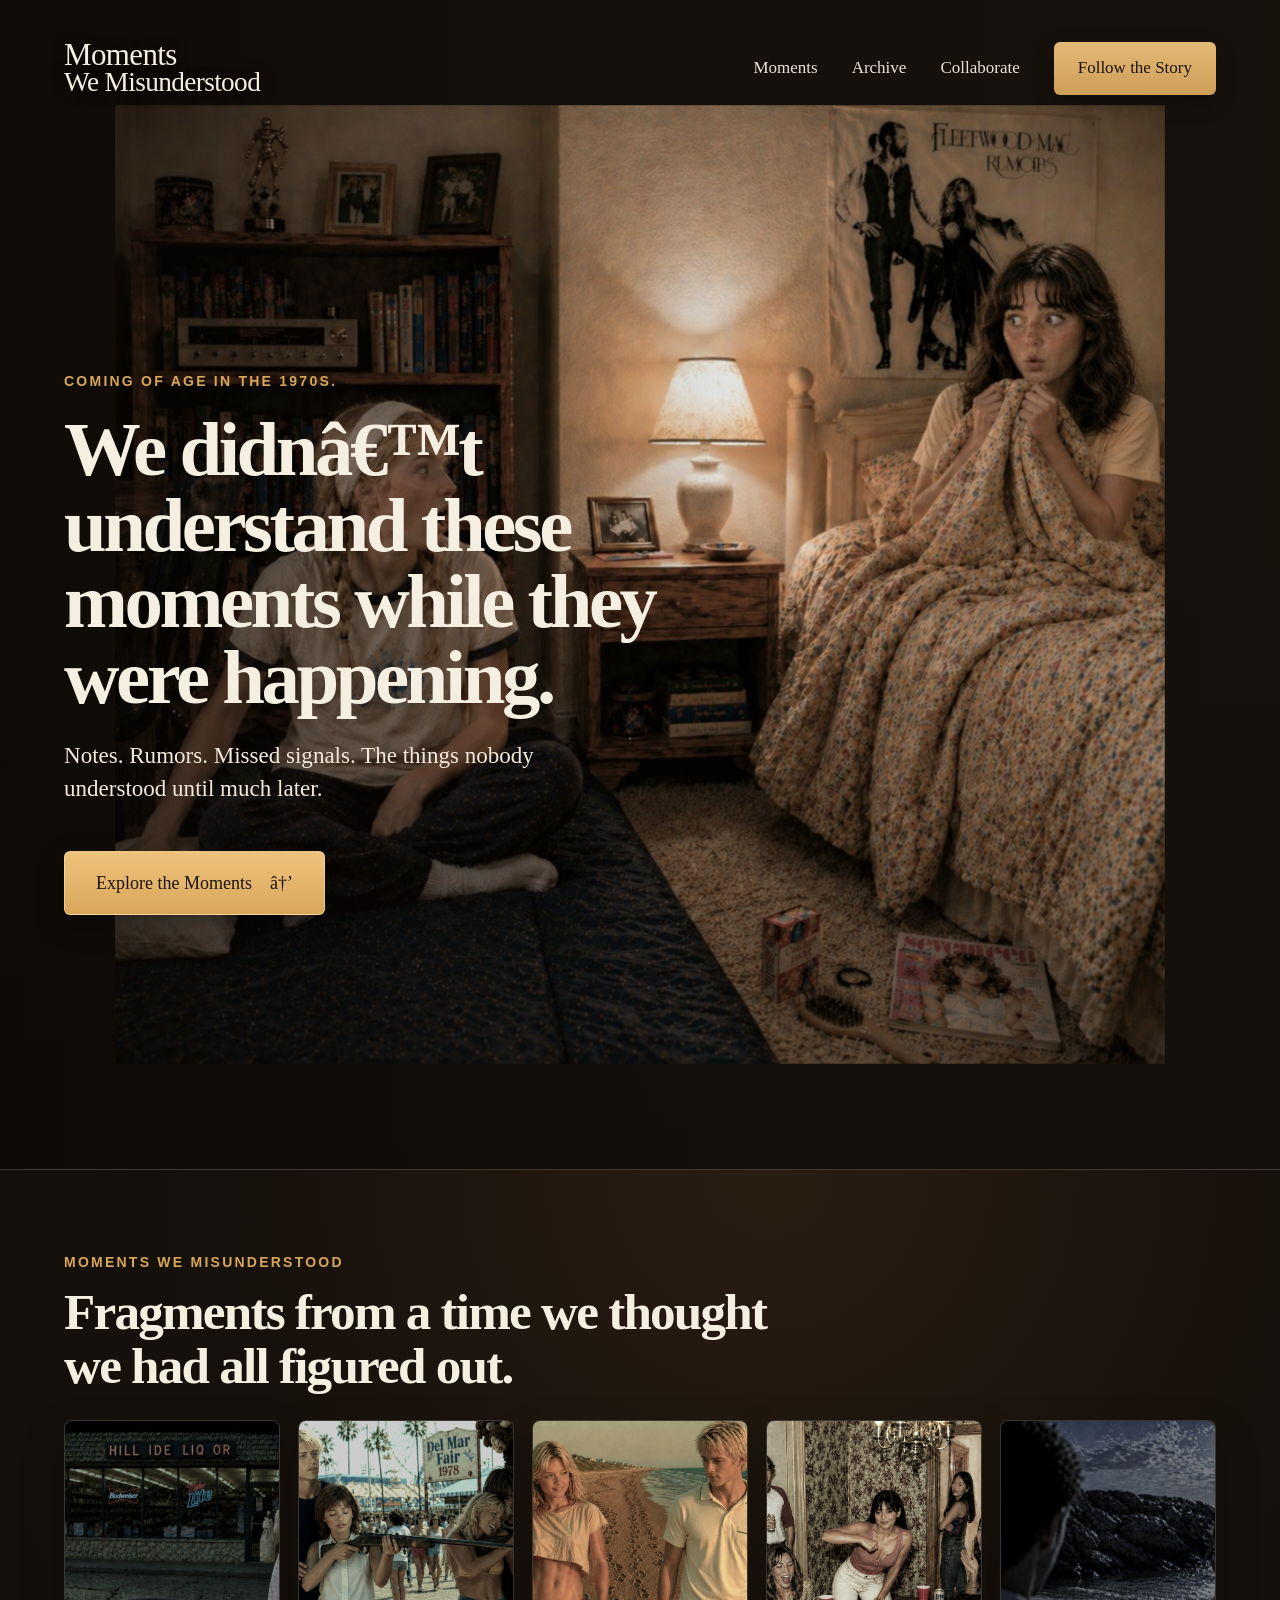
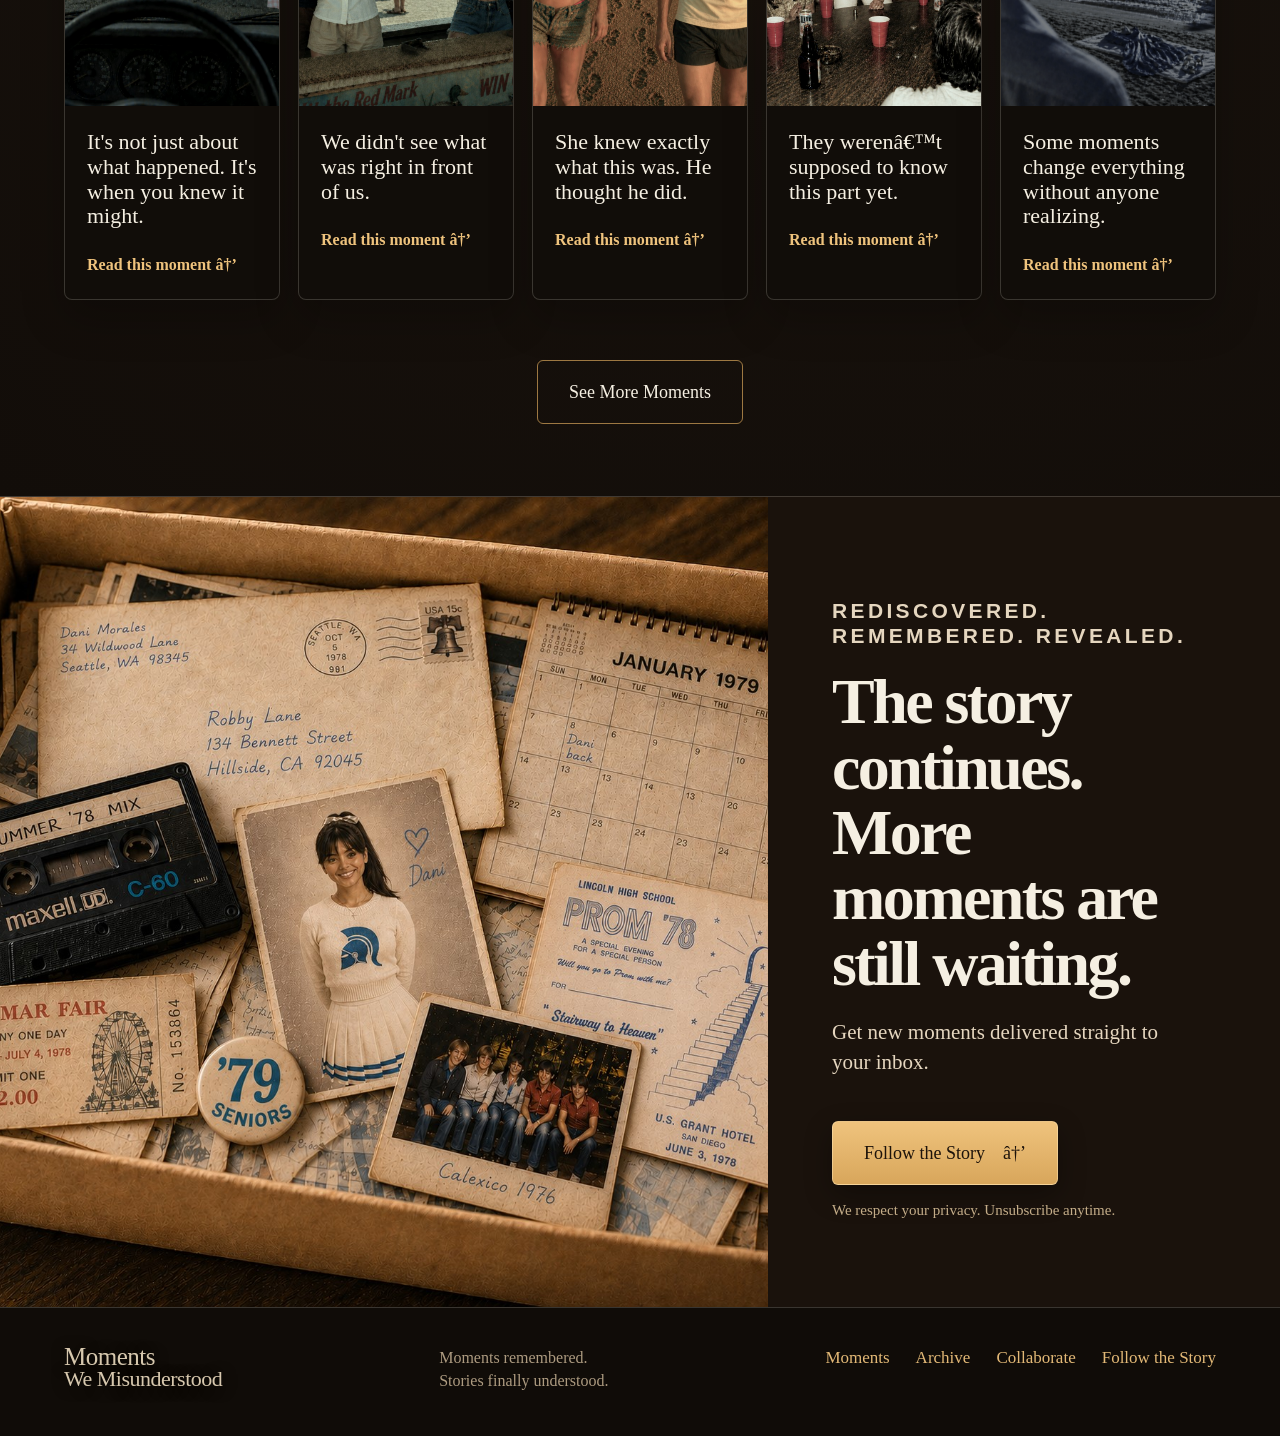
<file: index.html>
<!doctype html>
<html lang="en">
<head>
<!-- Google tag (gtag.js) -->
<script async src="https://www.googletagmanager.com/gtag/js?id=G-48HRHHGPMH"></script>
<script>
  window.dataLayer = window.dataLayer || [];
  function gtag(){dataLayer.push(arguments);}
  gtag('js', new Date());

  gtag('config', 'G-48HRHHGPMH');
</script>

<!-- Meta Pixel Code -->
<script>
!function(f,b,e,v,n,t,s)
{if(f.fbq)return;n=f.fbq=function(){n.callMethod?
n.callMethod.apply(n,arguments):n.queue.push(arguments)};
if(!f._fbq)f._fbq=n;n.push=n;n.loaded=!0;n.version='2.0';
n.queue=[];t=b.createElement(e);t.async=!0;
t.src=v;s=b.getElementsByTagName(e)[0];
s.parentNode.insertBefore(t,s)}(window, document,'script',
'https://connect.facebook.net/en_US/fbevents.js');
fbq('init', '991696633346282');
fbq('track', 'PageView');
</script>
<noscript><img height="1" width="1" style="display:none"
src="https://www.facebook.com/tr?id=991696633346282&ev=PageView&noscript=1"
/></noscript>
<!-- End Meta Pixel Code -->

  <meta name="robots" content="noindex, nofollow"> 
  <meta charset="utf-8" />
  <meta name="viewport" content="width=device-width, initial-scale=1" />
  <title>Moments We Misunderstood</title>
  <meta name="description" content="A nostalgic emotional memory archive from a Southern California high school in the late 1970s: notes, rumors, missed signals, and moments understood only much later." />
  <link rel="icon" href="images/favicon.svg" type="image/svg+xml" />
  <link rel="preload" href="images/hero-sleepover.jpg" as="image" />
  <link rel="preload" href="images/memory-box.jpg" as="image" />
  <link rel="stylesheet" href="styles.css?v=104" />
</head>
  
<body>

  <header class="site-header" aria-label="Main navigation">
    <a class="brand" href="#top" aria-label="Moments We Misunderstood home">
      Moments<br><span>We Misunderstood</span>
    </a>

<nav>
  <a href="#moments">Moments</a>

  <a href="javascript:void(0)">
    Archive
  </a>
  
   <a href="https://feathered-hair-and-folded-notes.kit.com/ae7e5dcf1e"
     target="_blank"
     rel="noopener noreferrer">
     Collaborate
  </a>

  <a class="nav-cta signup-button"
     href="https://feathered-hair-and-folded-notes.kit.com/99a3992d9c"
     target="_blank"
     rel="noopener">
     Follow the Story
  </a>
</nav>

  </header>
 
  <main>

    <section class="hero" id="top">
      <img src="images/hero-sleepover.jpg"
           alt="Two teenage girls in a warmly lit late-1970s bedroom, startled by a moment they do not yet understand."
           class="hero-img artifact-image" />

      <div class="hero-scrim"></div>

      <div class="hero-content">
        <p class="kicker">Coming of age in the 1970s.</p>
        <h1>We didn’t understand these moments while they were happening.</h1>
        <p class="dek">Notes. Rumors. Missed signals. The things nobody understood until much later.</p>
        <a class="button" href="#moments">Explore the Moments <span aria-hidden="true">→</span></a>
      </div>
    </section>

    <section class="moment-section" id="moments">
      <div class="moment-heading-row">
        <div class="section-heading">
          <p class="kicker">Moments We Misunderstood</p>
          <h2>Fragments from a time we thought we had all figured out.</h2>
        </div>

        <p class="section-handnote">
          <br>
          <br>
        </p>
      </div>

      <div class="cards">
        <article class="card moment-card" data-title="We didn’t see what was right in front of us.">
          <img src="images/moment-liquor-store.jpg"
               alt="A teenage girl outside a liquor store in the late 1970s."
               class="artifact-image" />
          <div class="card-copy">
            <h3>It's not just about what happened.  It's when you knew it might.</h3>
            <a class="signup-button"
               href="https://feathered-hair-and-folded-notes.kit.com/99a3992d9c" target="_blank" rel="noopener">
              Read this moment <span aria-hidden="true">→</span>
            </a>
          </div>
        </article>

        <article class="card moment-card" data-title="Some girls already knew how it worked.">
          <img src="images/moment-shooting-gallery.jpg"
               alt="Teenagers at the Del Mar Fair shooting gallery in 1978."
               class="artifact-image" />
          <div class="card-copy">
            <h3>We didn't see what was right in front of us.</h3>
            <a class="signup-button"
               href="https://feathered-hair-and-folded-notes.kit.com/99a3992d9c" target="_blank" rel="noopener">
              Read this moment <span aria-hidden="true">→</span>
            </a>
          </div>
        </article>

        <article class="card moment-card" data-title="It’s not what happens. It’s when you know it might.">
          <img src="images/moment-beach-walk.jpg"
               alt="A teenage girl walking alone near the beach at night."
               class="artifact-image" />
          <div class="card-copy">
            <h3>She knew exactly what this was. He thought he did.</h3>
            <a class="signup-button"
               href="https://feathered-hair-and-folded-notes.kit.com/99a3992d9c" target="_blank" rel="noopener">
              Read this moment <span aria-hidden="true">→</span>
            </a>
          </div>
        </article>

        <article class="card moment-card" data-title="They weren’t supposed to know this part yet.">
          <img src="images/moment-quarters-game.jpg"
               alt="Teenagers gathered inside a warmly lit house party."
               class="artifact-image" />
          <div class="card-copy">
            <h3>They weren’t supposed to know this part yet.</h3>
            <a class="signup-button"
               href="https://feathered-hair-and-folded-notes.kit.com/99a3992d9c" target="_blank" rel="noopener">
              Read this moment <span aria-hidden="true">→</span>
            </a>
          </div>
        </article>

        <article class="card moment-card" data-title="Some moments change everything without anyone realizing.">
          <img src="images/moment-jetty.png"
               alt="Teenagers in a dark backyard near a hot tub."
               class="artifact-image" />
          <div class="card-copy">
            <h3>Some moments change everything without anyone realizing.</h3>
            <a class="signup-button"
               href="https://feathered-hair-and-folded-notes.kit.com/99a3992d9c" target="_blank" rel="noopener">
              Read this moment <span aria-hidden="true">→</span>
            </a>
          </div>
        </article>
      </div>

      <div class="center">
        <a class="button ghost signup-button"
           href="https://feathered-hair-and-folded-notes.kit.com/99a3992d9c"
           target="_blank"
           rel="noopener">
          See More Moments
        </a>
      </div>
    </section>

<section class="memory-cta" id="memory-box">

  <a class="memory-image-link" href="artifacts.html">
    <img src="images/memory-box.jpg"
         alt="A rediscovered memory box filled with late-1970s letters, tickets, cassette tapes, photos, a prom bid, and school keepsakes."
         class="artifact-image" />
  </a>

      <div class="memory-copy">
        <p class="kicker">Rediscovered. Remembered. Revealed.</p>
        <h2>The story continues. More moments are still waiting.</h2>
        <p>Get new moments delivered straight to your inbox.</p>
        <a class="button signup-button"
           href="https://feathered-hair-and-folded-notes.kit.com/99a3992d9c"
           target="_blank"
           rel="noopener">
          Follow the Story <span aria-hidden="true">→</span>
        </a>
        <p class="privacy">We respect your privacy. Unsubscribe anytime.</p>
      </div>
    </section>

  </main>

  <footer class="site-footer">
    <a class="brand" href="#top">Moments<br><span>We Misunderstood</span></a>
    <p>Moments remembered.<br>Stories finally understood.</p>

<nav>
  <a href="#moments">Moments</a>

  <a href="javascript:void(0)">
    Archive
  </a>
  
   <a href="https://feathered-hair-and-folded-notes.kit.com/ae7e5dcf1e"
     target="_blank"
     rel="noopener noreferrer">
     Collaborate
  </a>

  <a class="signup-button"
     href="https://feathered-hair-and-folded-notes.kit.com/99a3992d9c"
     target="_blank"
     rel="noopener">
     Follow the Story
  </a>
</nav>
  
  </footer>

<script>
/* =========================
   GA4 Custom Event Tracking
   Moments We Misunderstood
========================= */

(function () {

  if (typeof gtag !== 'function') {
    console.warn('GA4 gtag not found. Custom events not sent.');
    return;
  }

  /* =========================
     75% Scroll Tracking
  ========================= */

  let scroll75Tracked = false;

  window.addEventListener('scroll', function () {
    if (scroll75Tracked) return;

    const scrollTop = window.scrollY || window.pageYOffset;
    const windowHeight = window.innerHeight;
    const documentHeight = Math.max(
      document.body.scrollHeight,
      document.documentElement.scrollHeight
    );

    const percentScrolled = ((scrollTop + windowHeight) / documentHeight) * 100;

    if (percentScrolled >= 75) {
      scroll75Tracked = true;

      gtag('event', 'scroll_75', {
        event_category: 'engagement',
        event_label: '75_percent_page_depth'
      });

      console.log('GA4 event: scroll_75');
    }
  });


  /* =========================
     90 Second Engagement
  ========================= */

  setTimeout(function () {
    gtag('event', 'time_90_seconds', {
      event_category: 'engagement',
      event_label: 'stayed_90_seconds'
    });

    console.log('GA4 event: time_90_seconds');
  }, 90000);


  /* =========================
     Signup / Kit Click Tracking
  ========================= */

  document.querySelectorAll('.signup-button').forEach(function (button) {
    button.addEventListener('click', function () {
      const buttonText = button.innerText.trim() || 'unknown_signup_button';

      gtag('event', 'signup_click', {
        event_category: 'conversion',
        event_label: buttonText
      });

      console.log('GA4 event: signup_click - ' + buttonText);
    });
  });


  /* =========================
     Moment Card Tracking
  ========================= */

  document.querySelectorAll('.moment-card').forEach(function (card) {
    card.addEventListener('click', function () {
      const title = card.getAttribute('data-title') || 'unknown_moment_card';

      gtag('event', 'moment_card_click', {
        event_category: 'engagement',
        event_label: title
      });

      console.log('GA4 event: moment_card_click - ' + title);
    });
  });


  /* =========================
     Artifact / Image Tracking
  ========================= */

  document.querySelectorAll('.artifact-image').forEach(function (image) {
    image.addEventListener('click', function () {
      const imageLabel = image.getAttribute('alt') || image.getAttribute('src') || 'unknown_artifact';

      gtag('event', 'artifact_expand', {
        event_category: 'engagement',
        event_label: imageLabel
      });

      console.log('GA4 event: artifact_expand - ' + imageLabel);
    });
  });

})();
</script>

</body>
</html>
</file>
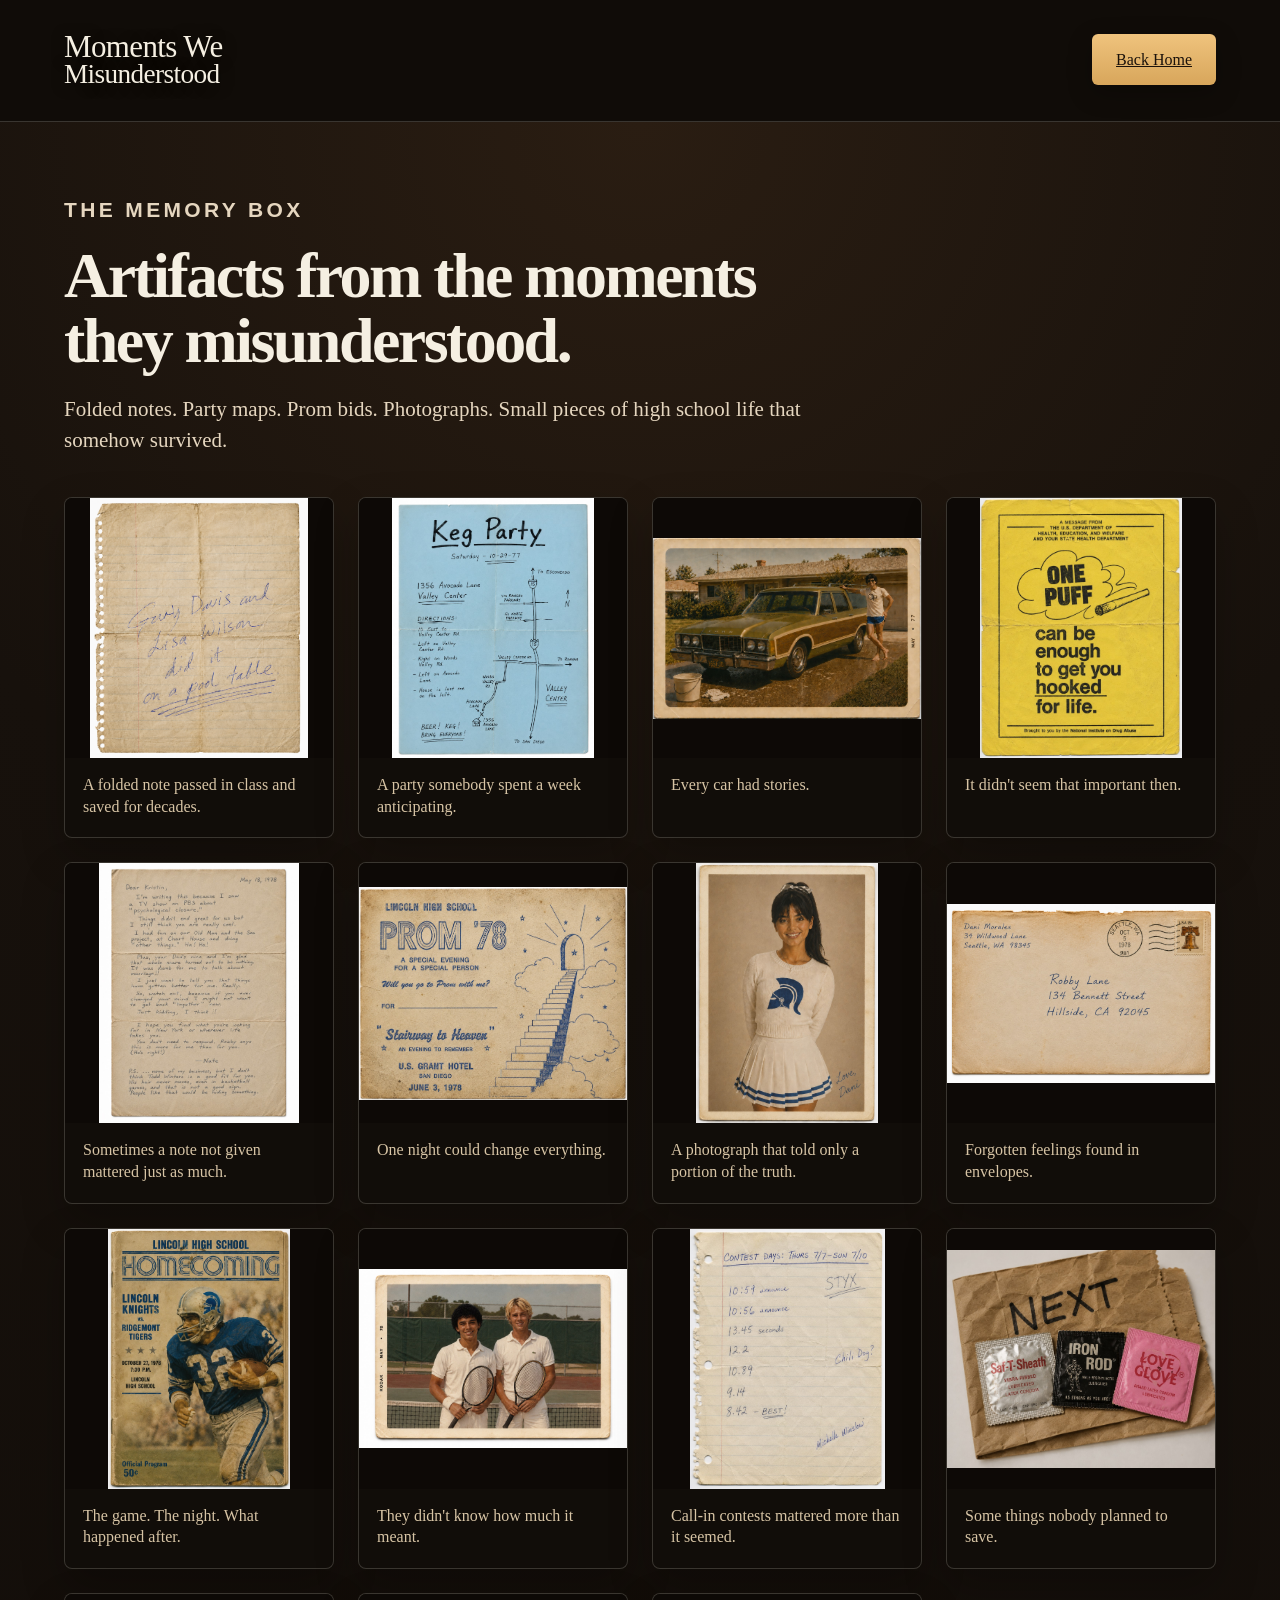
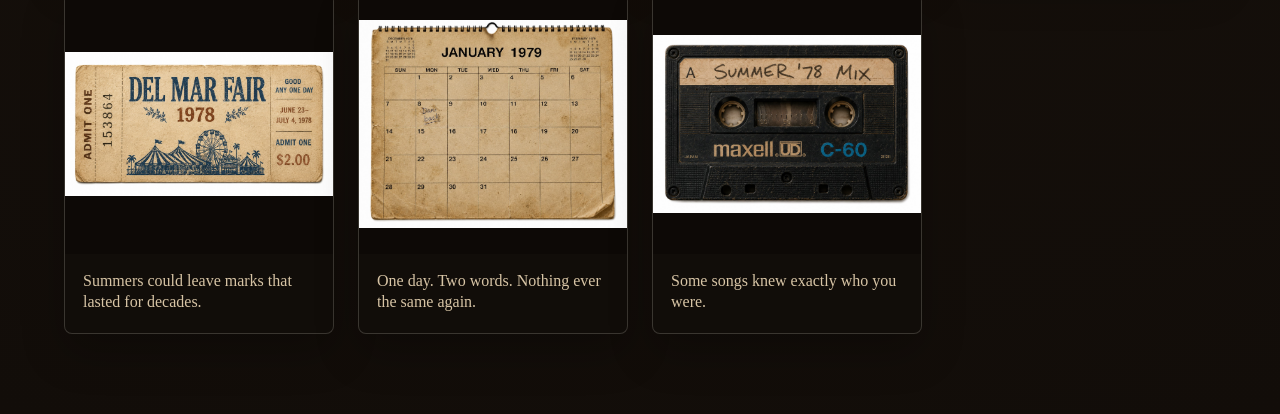
<file: artifacts.html>
<!doctype html>
<html lang="en">

<head>
  <meta charset="utf-8" />
  <meta name="viewport" content="width=device-width, initial-scale=1" />

  <title>Artifacts | Moments We Misunderstood</title>

  <meta name="description"
        content="Rediscovered artifacts from high school life in the late 1970s — notes, photographs, prom bids, cassette tapes, tickets, rumors, and the moments people misunderstood while they were happening." />

  <link rel="stylesheet" href="styles.css" />
</head>

<body>

  <header class="artifact-header">

<a class="brand" href="instagram-primary.html">
  Moments We<br><span>Misunderstood</span>
</a>

    <a class="nav-cta" href="index.html">
      Back Home
    </a>

  </header>

  <main class="artifact-page">

    <section class="artifact-intro">

      <p class="kicker">The Memory Box</p>

      <h1>
        Artifacts from the moments they misunderstood.
      </h1>

      <p>
        Folded notes. Party maps. Prom bids. Photographs.
        Small pieces of high school life that somehow survived.
      </p>

    </section>

    <section class="artifact-grid">

      <!-- Artifact 01 -->
      <figure class="artifact-card">
        <img src="images/artifact-01.jpg"
             alt="A folded handwritten note from the late 1970s." />

        <figcaption>
          A folded note passed in class and saved for decades.
        </figcaption>
      </figure>

      <!-- Artifact 02 -->
      <figure class="artifact-card">
        <img src="images/artifact-02.jpg"
             alt="A vintage high school party map." />

        <figcaption>
          A party somebody spent a week anticipating.
        </figcaption>
      </figure>

      <!-- Artifact 03 -->
      <figure class="artifact-card">
        <img src="images/artifact-03.jpg"
             alt="A faded photograph from high school in the late 1970s." />

        <figcaption>
          Every car had stories.
        </figcaption>
      </figure>

      <!-- Artifact 04 -->
      <figure class="artifact-card">
        <img src="images/artifact-04.jpg"
             alt="A saved high school keepsake from the late 1970s." />

        <figcaption>
          It didn't seem that important then.
        </figcaption>
      </figure>

    <!-- Artifact 05 -->
      <figure class="artifact-card">
        <img src="images/artifact-05.jpg"
             alt="A folded handwritten note from the late 1970s." />

        <figcaption>
          Sometimes a note not given mattered just as much.
        </figcaption>
      </figure>

      <!-- Artifact 06 -->
      <figure class="artifact-card">
        <img src="images/artifact-06.jpg"
             alt="A vintage high school party map." />

        <figcaption>
          One night could change everything.
        </figcaption>
      </figure>

      <!-- Artifact 07 -->
      <figure class="artifact-card">
        <img src="images/artifact-07.jpg"
             alt="A faded photograph from high school in the late 1970s." />

        <figcaption>
          A photograph that told only a portion of the truth.
        </figcaption>
      </figure>

      <!-- Artifact 08 -->
      <figure class="artifact-card">
        <img src="images/artifact-08.jpg"
             alt="A saved high school keepsake from the late 1970s." />

        <figcaption>
          Forgotten feelings found in envelopes.
        </figcaption>
      </figure>

    <!-- Artifact 09 -->
      <figure class="artifact-card">
        <img src="images/artifact-09.jpg"
             alt="A folded handwritten note from the late 1970s." />

        <figcaption>
          The game. The night. What happened after.
        </figcaption>
      </figure>

      <!-- Artifact 10 -->
      <figure class="artifact-card">
        <img src="images/artifact-10.jpg"
             alt="A vintage high school party map." />

        <figcaption>
          They didn't know how much it meant.
        </figcaption>
      </figure>

      <!-- Artifact 11 -->
      <figure class="artifact-card">
        <img src="images/artifact-11.jpg"
             alt="A faded photograph from high school in the late 1970s." />

        <figcaption>
          Call-in contests mattered more than it seemed.
        </figcaption>
      </figure>

      <!-- Artifact 12 -->
      <figure class="artifact-card">
        <img src="images/artifact-12.jpg"
             alt="A saved high school keepsake from the late 1970s." />

        <figcaption>
          Some things nobody planned to save.
        </figcaption>
      </figure>

      <!-- Artifact 13 -->
      <figure class="artifact-card">
        <img src="images/artifact-13.jpg"
             alt="A vintage high school party map." />

        <figcaption>
          Summers could leave marks that lasted for decades.
        </figcaption>
      </figure>

      <!-- Artifact 14 -->
      <figure class="artifact-card">
        <img src="images/artifact-14.jpg"
             alt="A faded photograph from high school in the late 1970s." />

        <figcaption>
          One day. Two words. Nothing ever the same again.
        </figcaption>
      </figure>

      <!-- Artifact 15 -->
      <figure class="artifact-card">
        <img src="images/artifact-15.jpg"
             alt="A saved high school keepsake from the late 1970s." />

        <figcaption>
          Some songs knew exactly who you were.
        </figcaption>
      </figure>
      <!--
        DUPLICATE THIS ENTIRE BLOCK
        for as many artifacts as you want.

        Example:

        <figure class="artifact-card">
          <img src="images/artifact-05.jpg" alt="" />
          <figcaption>
            Your caption here.
          </figcaption>
        </figure>

      -->

    </section>

  </main>

</body>
</html>
</file>
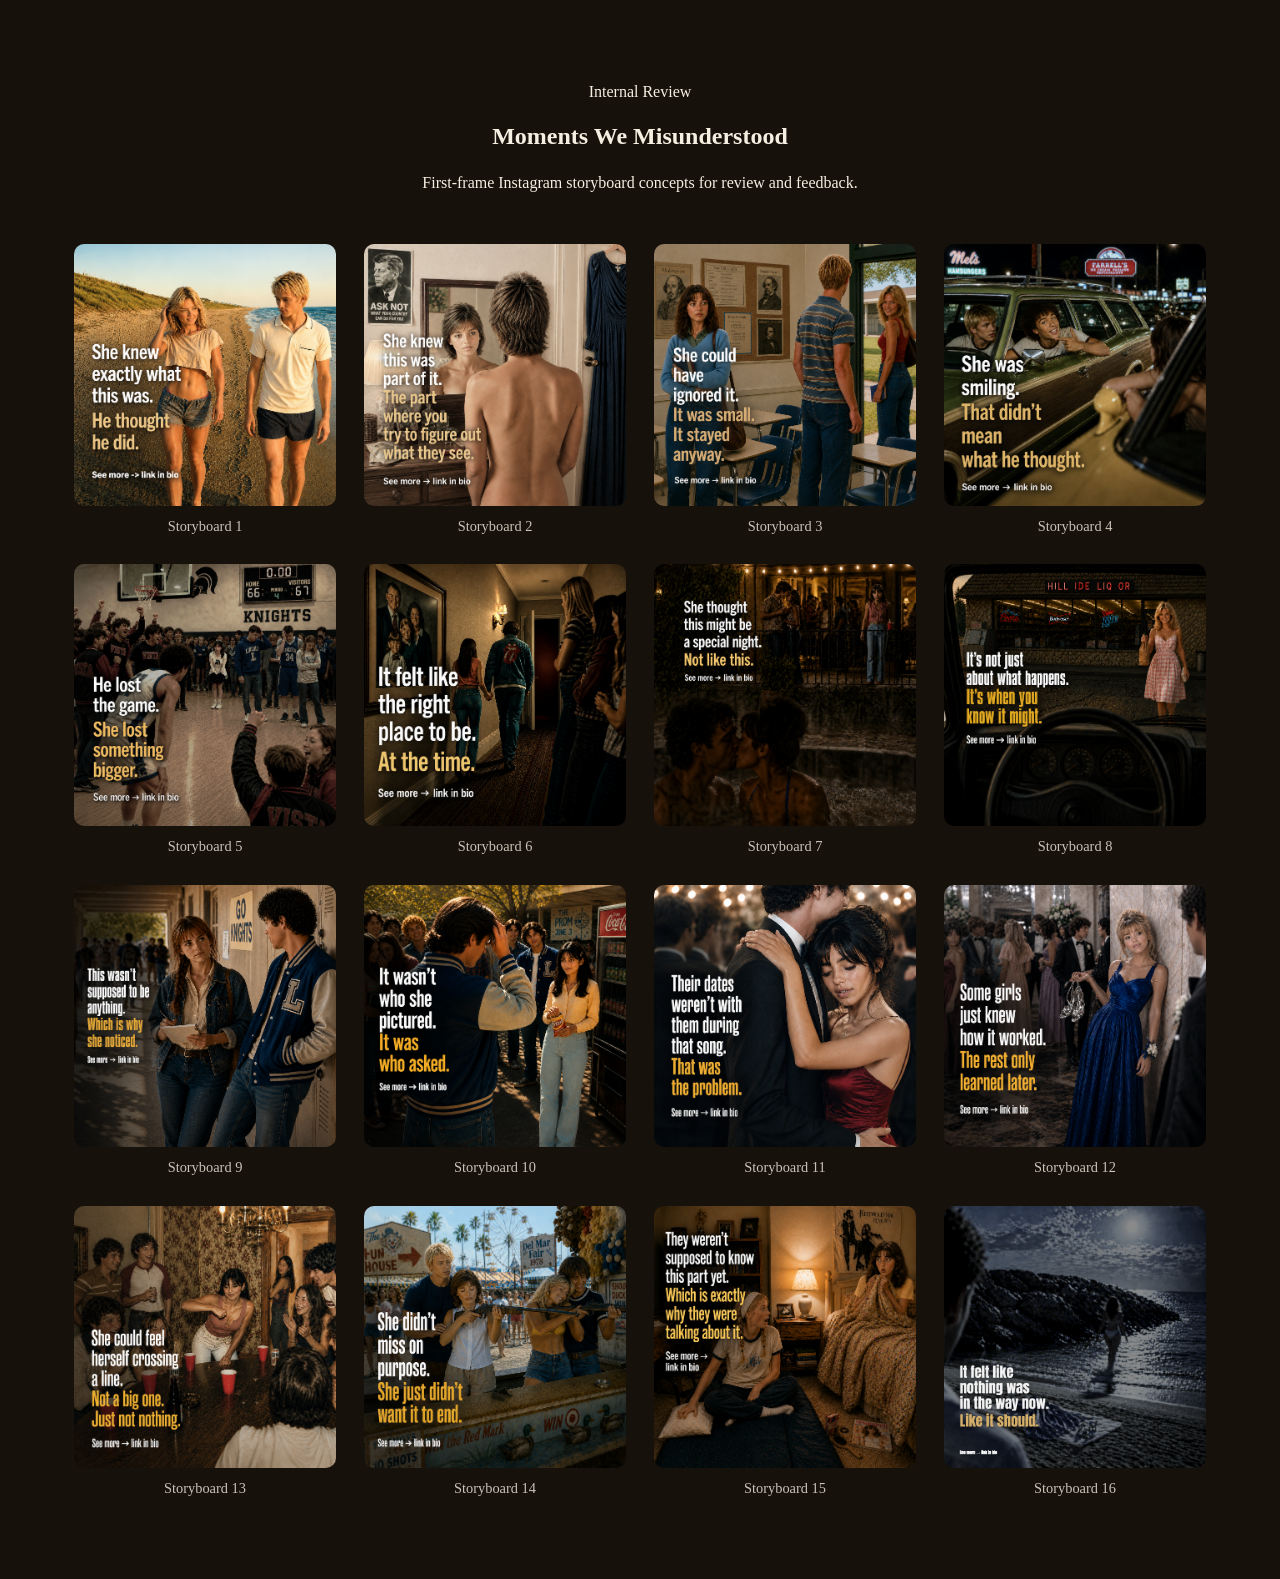
<file: instagram-primary.html>
<!doctype html>
<html lang="en">

<head>
  <meta name="robots" content="noindex, nofollow">
  <meta charset="utf-8" />
  <meta name="viewport" content="width=device-width, initial-scale=1" />

  <title>Moments We Misunderstood | Instagram Primary Images</title>

  <meta name="description"
        content="Private review page for Instagram primary storyboard images." />

  <link rel="stylesheet" href="styles.css" />
</head>

<body>

  <main class="storyboard-page">

    <section class="storyboard-hero">

      <p class="eyebrow">Internal Review</p>

      <h1>Moments We Misunderstood</h1>

      <p class="storyboard-intro">
        First-frame Instagram storyboard concepts for review and feedback.
      </p>
           
    </section>

    <section class="storyboard-grid">

      <figure class="storyboard-card">
        <img src="images/instagram-primary-01.png" alt="Instagram primary storyboard 1">
        <figcaption>Storyboard 1</figcaption>
      </figure>

      <figure class="storyboard-card">
        <img src="images/instagram-primary-02.png" alt="Instagram primary storyboard 2">
        <figcaption>Storyboard 2</figcaption>
      </figure>

      <figure class="storyboard-card">
        <img src="images/instagram-primary-03.png" alt="Instagram primary storyboard 3">
        <figcaption>Storyboard 3</figcaption>
      </figure>

      <figure class="storyboard-card">
        <img src="images/instagram-primary-04.png" alt="Instagram primary storyboard 4">
        <figcaption>Storyboard 4</figcaption>
      </figure>

      <figure class="storyboard-card">
        <img src="images/instagram-primary-05.png" alt="Instagram primary storyboard 5">
        <figcaption>Storyboard 5</figcaption>
      </figure>

      <figure class="storyboard-card">
        <img src="images/instagram-primary-06.png" alt="Instagram primary storyboard 6">
        <figcaption>Storyboard 6</figcaption>
      </figure>

      <figure class="storyboard-card">
        <img src="images/instagram-primary-07.png" alt="Instagram primary storyboard 7">
        <figcaption>Storyboard 7</figcaption>
      </figure>

      <figure class="storyboard-card">
        <img src="images/instagram-primary-08.png" alt="Instagram primary storyboard 8">
        <figcaption>Storyboard 8</figcaption>
      </figure>

      <figure class="storyboard-card">
        <img src="images/instagram-primary-09.png" alt="Instagram primary storyboard 9">
        <figcaption>Storyboard 9</figcaption>
      </figure>

      <figure class="storyboard-card">
        <img src="images/instagram-primary-10.png" alt="Instagram primary storyboard 10">
        <figcaption>Storyboard 10</figcaption>
      </figure>

      <figure class="storyboard-card">
        <img src="images/instagram-primary-11.png" alt="Instagram primary storyboard 11">
        <figcaption>Storyboard 11</figcaption>
      </figure>

      <figure class="storyboard-card">
        <img src="images/instagram-primary-12.png" alt="Instagram primary storyboard 12">
        <figcaption>Storyboard 12</figcaption>
      </figure>

      <figure class="storyboard-card">
        <img src="images/instagram-primary-13.png" alt="Instagram primary storyboard 13">
        <figcaption>Storyboard 13</figcaption>
      </figure>

      <figure class="storyboard-card">
        <img src="images/instagram-primary-14.png" alt="Instagram primary storyboard 14">
        <figcaption>Storyboard 14</figcaption>
      </figure>

      <figure class="storyboard-card">
        <img src="images/instagram-primary-15.png" alt="Instagram primary storyboard 15">
        <figcaption>Storyboard 15</figcaption>
      </figure>

      <figure class="storyboard-card">
        <img src="images/instagram-primary-16.png" alt="Instagram primary storyboard 16">
        <figcaption>Storyboard 16</figcaption>
      </figure>

    </section>

  </main>

</body>
</html>
</file>
<file: styles.css>
:root{
  --bg:#17110c;
  --bg2:#221810;
  --paper:#f5efe2;
  --muted:#d7c4a5;
  --gold:#d8a65b;
  --gold2:#efc37d;
  --line:rgba(245,239,226,.18);
  --shadow:rgba(0,0,0,.55);
}

*{box-sizing:border-box}

html{scroll-behavior:smooth}

body{
  margin:0;
  background:var(--bg);
  color:var(--paper);
  font-family:Georgia,'Times New Roman',serif;
  line-height:1.45;
}

a{color:inherit}

.site-header{
  position:absolute;
  z-index:10;
  top:0;
  left:0;
  right:0;
  display:flex;
  justify-content:space-between;
  align-items:flex-start;
  padding:42px 5vw;
}

.brand{
  text-decoration:none;
  font-size:31px;
  line-height:.85;
  letter-spacing:-.02em;
  text-shadow:0 2px 14px var(--shadow);
}

.brand span{font-size:.88em}

.site-header nav,
.site-footer nav{
  display:flex;
  gap:34px;
  align-items:center;
  font-size:17px;
}

.site-header nav a,
.site-footer nav a{
  text-decoration:none;
  opacity:.95;
}

.nav-cta{
  padding:14px 24px;
  background:linear-gradient(180deg,var(--gold2),var(--gold));
  color:#1b120b;
  border-radius:6px;
  box-shadow:0 8px 25px rgba(0,0,0,.25);
}

.hero{
  position:relative;
  min-height:130vh;
  display:flex;
  align-items:center;
  overflow:hidden;
  border-bottom:1px solid var(--line);
}

.hero-img{
  position:absolute;
  inset:0;
  width:100%;
  height:100%;
  object-fit:cover;
  object-position:center 32%;
  filter:brightness(1.28) contrast(1.03);
  transform:scale(.82);
}

.hero-scrim{
  position:absolute;
  inset:0;
  background:
    linear-gradient(
      90deg,
      rgba(10,7,4,.62) 0%,
      rgba(13,8,5,.38) 28%,
      rgba(13,8,5,.10) 56%,
      rgba(13,8,5,.02) 100%
    ),
    linear-gradient(
      0deg,
      rgba(15,10,6,.28),
      rgba(15,10,6,.02) 52%
    );
}

.hero-content{
  position:relative;
  z-index:2;
  width:min(650px,88vw);
  margin-left:5vw;
  padding-top:105px;
}

.kicker{
  text-transform:uppercase;
  letter-spacing:.16em;
  color:var(--gold);
  font:700 14px/1.2 Arial,sans-serif;
}

.hero h1{
  font-size:clamp(46px,6vw,92px);
  line-height:.99;
  margin:22px 0 22px;
  letter-spacing:-.045em;
  max-width:720px;
}

.dek{
  font-size:clamp(19px,1.8vw,27px);
  max-width:520px;
  color:#f4eadc;
}

.button{
  display:inline-flex;
  gap:18px;
  align-items:center;
  justify-content:center;
  margin-top:22px;
  background:linear-gradient(180deg,var(--gold2),var(--gold));
  color:#1d130b;
  text-decoration:none;
  padding:18px 31px;
  border-radius:6px;
  font-size:18px;
  box-shadow:0 10px 28px rgba(0,0,0,.32);
  border:1px solid rgba(255,232,187,.45);
}

.button.ghost{
  background:transparent;
  color:var(--paper);
  border-color:rgba(216,166,91,.7);
  box-shadow:none;
}

.moment-section{
  padding:70px 5vw 72px;
  background:radial-gradient(circle at 60% 0%,#2a1d12 0,#17110c 42%,#120d09 100%);
}

.moment-heading-row{
  display:flex;
  justify-content:space-between;
  align-items:flex-end;
  gap:40px;
  margin-bottom:28px;
}

.section-heading h2{
  font-size:clamp(34px,4vw,62px);
  line-height:1.05;
  margin:10px 0 0;
  letter-spacing:-.035em;
  max-width:820px;
}

.section-handnote{
  color:var(--gold2);
  font:italic 30px/1.05 Georgia,serif;
  transform:rotate(-6deg);
  text-shadow:0 3px 16px #000;
  min-width:300px;
  margin:0 4vw 16px 0;
}

.cards{
  display:grid;
  grid-template-columns:repeat(5,1fr);
  gap:18px;
}

.card{
  min-height:470px;
  border:1px solid var(--line);
  border-radius:8px;
  overflow:hidden;
  background:#110d09;
  display:flex;
  flex-direction:column;
  box-shadow:0 18px 44px rgba(0,0,0,.24);
}

.card img{
  height:285px;
  width:100%;
  object-fit:cover;
  filter:saturate(.88) contrast(1.04);
}

.card-copy{
  padding:24px 22px 23px;
  display:flex;
  flex-direction:column;
  gap:24px;
  flex:1;
}

.card h3{
  margin:0;
  font-size:22px;
  line-height:1.12;
  font-weight:400;
}

.card a,
.text-link{
  color:var(--gold2);
  text-decoration:none;
  font-weight:600;
}

.center{
  text-align:center;
  margin-top:38px;
}

.memory-cta{
  display:grid;
  grid-template-columns:1.35fr .9fr;
  min-height:560px;
  background:#1a120c;
  border-top:1px solid var(--line);
}

.memory-cta>img,
.memory-image-link img{
  width:100%;
  height:100%;
  object-fit:cover;
  object-position:center center;
}

.memory-image-link{
  display:block;
  width:100%;
  height:100%;
}

.memory-image-link img{
  display:block;
}

.memory-copy{
  padding:80px 7vw 70px 5vw;
  align-self:center;
}

.memory-copy h2{
  font-size:clamp(38px,5vw,70px);
  line-height:1.02;
  margin:10px 0 20px;
  letter-spacing:-.04em;
}

.memory-copy p{
  font-size:21px;
  color:#e5d6bf;
}

.privacy{
  font-size:15px!important;
  color:#c4ad89!important;
}

.site-footer{
  display:flex;
  gap:42px;
  justify-content:space-between;
  align-items:flex-start;
  padding:38px 5vw 44px;
  background:#100c08;
  border-top:1px solid var(--line);
  color:#d7c8ae;
}

.site-footer p{
  margin:0;
  color:#ad9b80;
}

.site-footer .brand{font-size:25px}

.site-footer nav{
  gap:26px;
  color:var(--gold2);
}

/* Artifact page */

.artifact-header{
  display:flex;
  justify-content:space-between;
  align-items:flex-start;
  padding:34px 5vw;
  background:#100c08;
  border-bottom:1px solid var(--line);
}

.artifact-page{
  padding:54px 5vw 80px;
  background:radial-gradient(circle at 50% 0%,#2a1d12 0,#17110c 42%,#120d09 100%);
}

.artifact-intro{
  max-width:780px;
  margin-bottom:42px;
}

.artifact-intro h1{
  font-size:clamp(38px,5vw,72px);
  line-height:1.02;
  margin:12px 0 18px;
  letter-spacing:-.04em;
}

.artifact-intro p{
  font-size:21px;
  color:#e5d6bf;
}

.artifact-grid{
  display:grid;
  grid-template-columns:repeat(4,1fr);
  gap:24px;
}

.artifact-card{
  margin:0;
  background:#110d09;
  border:1px solid var(--line);
  border-radius:8px;
  overflow:hidden;
  box-shadow:0 18px 44px rgba(0,0,0,.24);
}

.artifact-card img{
  width:100%;
  height:260px;
  object-fit:contain;
  background:#0d0906;
  display:block;
}

.artifact-card figcaption{
  padding:16px 18px 20px;
  color:#d7c4a5;
  font-size:16px;
  line-height:1.35;
}

@media (max-width: 1180px){
  .cards{
    grid-template-columns:repeat(3,1fr);
  }

  .section-handnote{
    font-size:25px;
    min-width:250px;
  }
}

@media (max-width: 980px){
  .site-header{
    padding:27px 24px;
  }

  .site-header nav{
    gap:18px;
    font-size:15px;
  }

  .nav-cta{
    padding:11px 15px;
  }

  .hero{
    min-height:820px;
  }

  .hero-content{
    margin-left:24px;
    padding-top:90px;
  }

  .moment-heading-row{
    display:block;
  }

  .section-handnote{
    margin:28px 0 0 auto;
    max-width:300px;
  }

  .cards{
    grid-template-columns:repeat(2,1fr);
  }

  .memory-cta{
    grid-template-columns:1fr;
  }

  .memory-cta>img,
  .memory-image-link img{
    height:420px;
  }

  .artifact-grid{
    grid-template-columns:repeat(2,1fr);
  }

  .site-footer{
    flex-direction:column;
  }
}

@media (max-width: 620px){
  html,
  body{
    width:100%;
    overflow-x:hidden;
  }

  .site-header{
    position:relative;
    align-items:flex-start;
    padding:24px 22px;
    background:var(--bg);
  }

  .brand{
    font-size:24px;
  }

  .site-header nav a:not(.nav-cta){
    display:none;
  }

  .nav-cta{
    padding:11px 15px;
    font-size:15px;
  }

  .hero{
    min-height:95vh;
    width:100%;
    min-width:0;
    margin:0;
    padding-top:0;
    align-items:flex-end;
    overflow:hidden;
  }

  .hero-img{
    position:absolute;
    inset:0;
    width:100%;
    height:100%;
    max-width:none;
    object-fit:contain;
    object-position:center top;
    filter:brightness(1.45) contrast(1.02);
    transform:none;
  }

  .hero-scrim{
    background:
      linear-gradient(
        0deg,
        rgba(10,7,4,.86) 0%,
        rgba(10,7,4,.58) 34%,
        rgba(10,7,4,.18) 66%,
        rgba(10,7,4,.04) 100%
      );
  }

  .hero-content{
    width:auto;
    max-width:none;
    margin:0;
    padding:0 22px 42px;
  }

  .hero h1{
    font-size:38px;
    line-height:1.02;
    margin:14px 0;
  }

  .dek{
    font-size:18px;
    max-width:none;
  }

  .button{
    width:100%;
    padding:14px 22px;
    font-size:16px;
    margin-top:14px;
  }

  .moment-section{
    padding:48px 22px;
  }

  .moment-heading-row{
    display:block;
  }

  .section-handnote{
    display:none;
  }

  .cards{
    grid-template-columns:1fr;
    gap:18px;
    width:100%;
  }

  .card{
    min-height:auto;
    width:100%;
  }

  .card img{
    height:250px;
  }

  .center{
    margin-top:30px;
  }

  .memory-cta{
    grid-template-columns:1fr;
    width:100%;
  }

  .memory-copy{
    padding:42px 22px 54px;
  }

  .memory-cta>img,
  .memory-image-link img{
    width:100%;
    height:auto;
    min-height:0;
    object-fit:contain;
  }

  .artifact-header{
    padding:24px 22px;
  }

  .artifact-page{
    padding:42px 22px 64px;
  }

  .artifact-grid{
    grid-template-columns:1fr;
  }

  .artifact-card img{
    height:300px;
  }

  .site-footer{
    padding:34px 22px;
  }

  .site-footer nav{
    flex-wrap:wrap;
    gap:18px 24px;
  }
}

/* -----------------------------------
   Hidden Review / Instagram Primary
----------------------------------- */

.secret-review-link {
  color: inherit;
  text-decoration: none;
}

.secret-review-link:hover {
  text-decoration: underline;
}

.storyboard-page {
  max-width: 1180px;
  margin: 0 auto;
  padding: 64px 24px 80px;
}

.storyboard-hero {
  text-align: center;
  max-width: 760px;
  margin: 0 auto 48px;
}

.storyboard-hero h1 {
  margin: 0 0 16px;
}

.storyboard-intro {
  margin: 0 auto;
  line-height: 1.6;
}

.storyboard-grid {
  display: grid;
  grid-template-columns: repeat(auto-fit, minmax(220px, 1fr));
  gap: 28px;
}

.storyboard-card {
  margin: 0;
}

.storyboard-card img {
  display: block;
  width: 100%;
  height: auto;
  border-radius: 10px;
}

.storyboard-card figcaption {
  margin-top: 10px;
  text-align: center;
  font-size: 0.9rem;
  opacity: 0.8;
}
</file>
